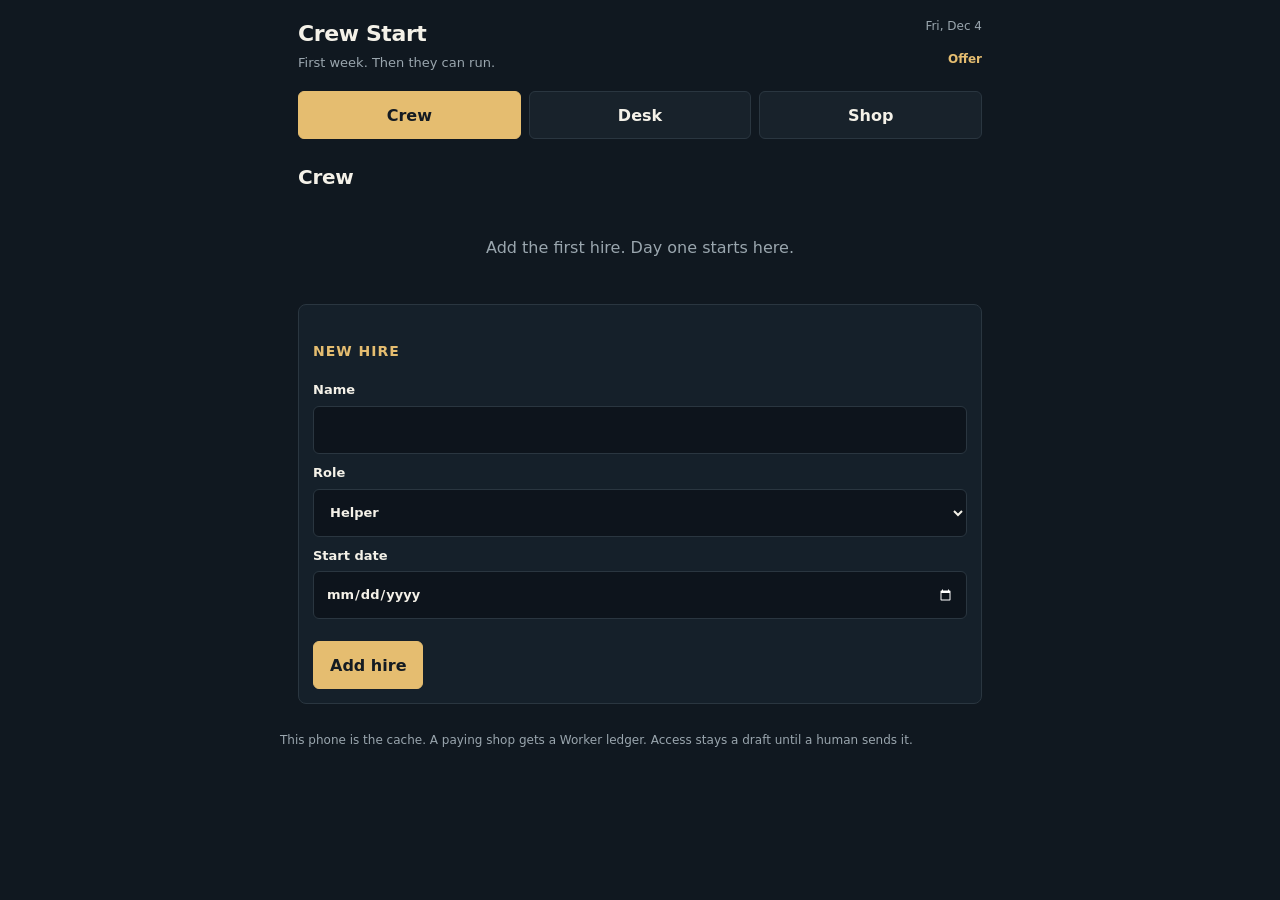
<file: index.html>
<!DOCTYPE html>
<html lang="en">
<head>
  <meta charset="utf-8" />
  <meta name="viewport" content="width=device-width, initial-scale=1, viewport-fit=cover" />
  <title>Crew Start</title>
  <meta name="description" content="First-week onboarding for a trade crew. Checklists, policy acks, draft access requests. A human still creates the accounts." />
  <meta name="theme-color" content="#101820" />
  <meta name="apple-mobile-web-app-capable" content="yes" />
  <meta name="apple-mobile-web-app-title" content="Crew Start" />
  <link rel="manifest" href="manifest.webmanifest" />
  <link rel="icon" href="data:image/svg+xml,%3Csvg xmlns='http://www.w3.org/2000/svg' viewBox='0 0 100 100'%3E%3Crect fill='%23101820' width='100' height='100'/%3E%3Ctext y='.78em' x='12' font-size='72'%3E%E2%9C%94%3C/text%3E%3C/svg%3E" />
  <link rel="stylesheet" href="styles.css?v=20260928-1" />
</head>
<body>
  <a class="skip" href="#view">Skip to checklist</a>
  <header class="top">
    <div>
      <p class="mark" id="shop-name">Crew Start</p>
      <p class="tag" id="shop-tag">First week. Then they can run.</p>
    </div>
    <div class="top-meta">
      <time id="bar-date"></time>
      <a class="sell-link" href="sell.html">Offer</a>
    </div>
  </header>

  <nav class="tabs" aria-label="Views">
    <button type="button" data-route="crew" aria-current="page">Crew</button>
    <button type="button" data-route="desk">Desk</button>
    <button type="button" data-route="settings">Shop</button>
  </nav>

  <main id="view"></main>
  <p class="cache-note">This phone is the cache. A paying shop gets a Worker ledger. Access stays a draft until a human sends it.</p>

  <script src="app.js?v=20260928-1"></script>
</body>
</html>
</file>
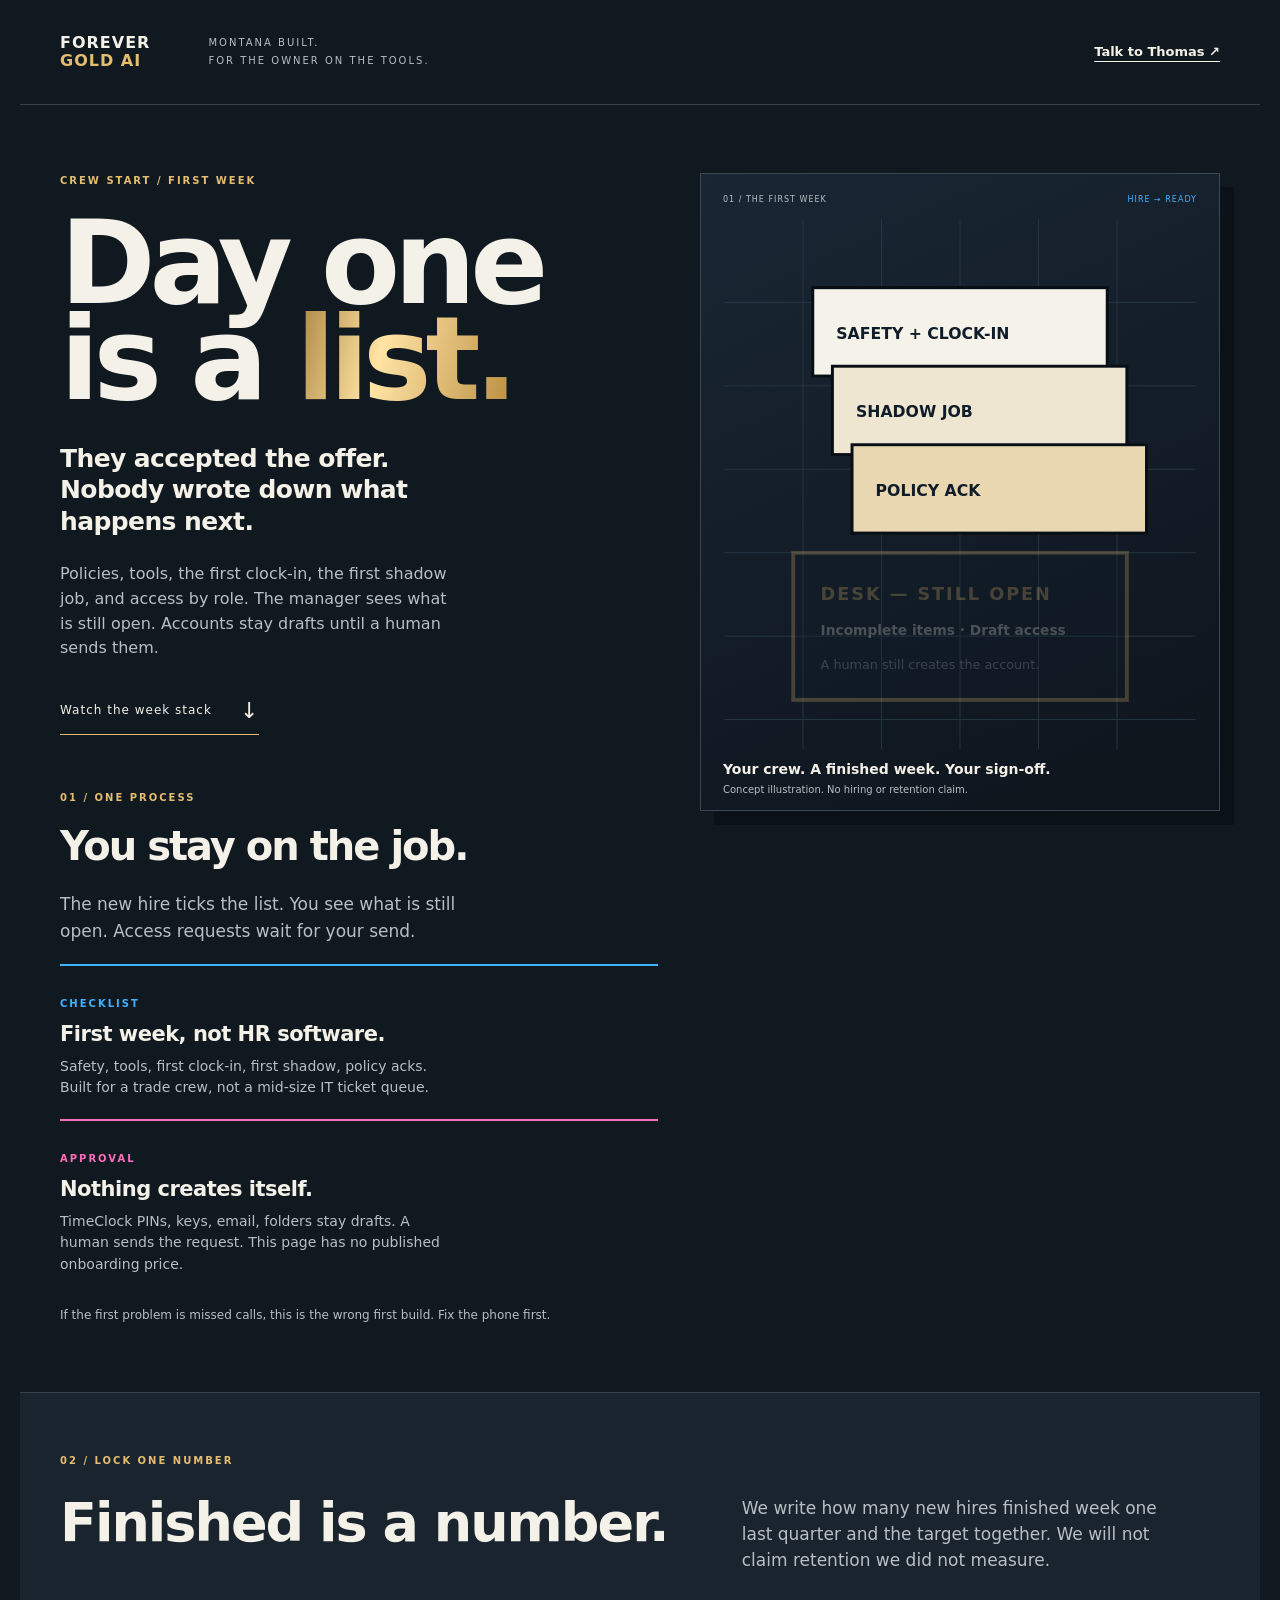
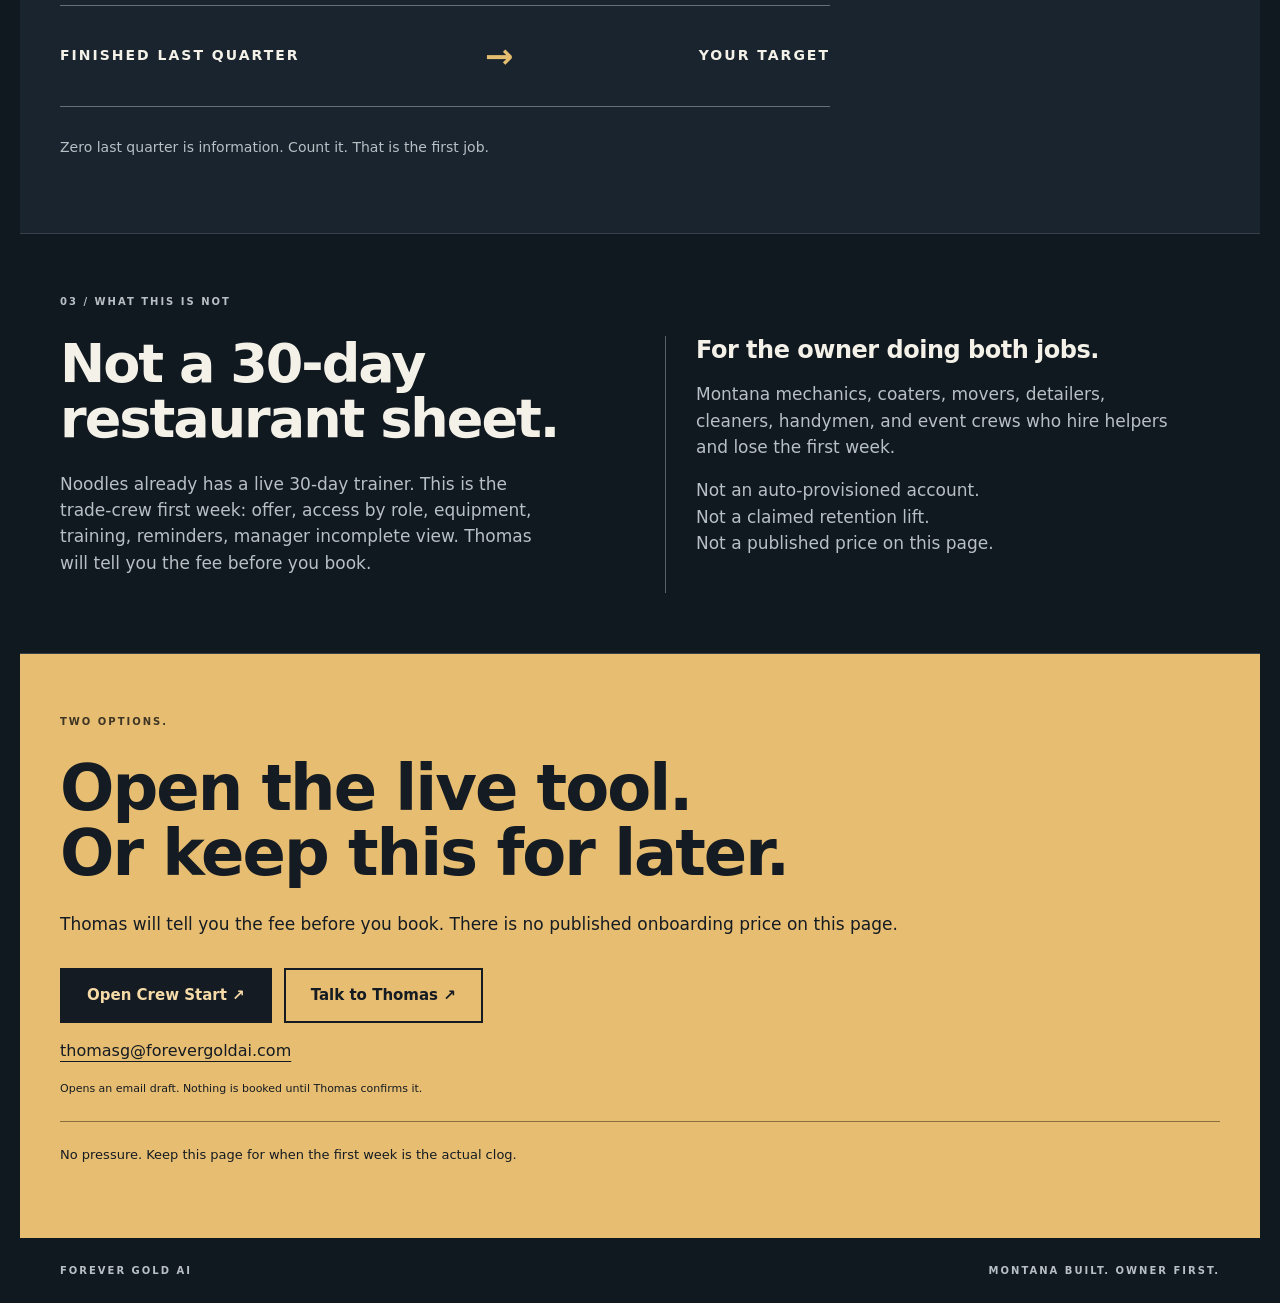
<file: sell.html>
<!doctype html>
<html lang="en">
<head>
<meta charset="utf-8">
<meta name="viewport" content="width=device-width,initial-scale=1">
<meta name="description" content="First-week onboarding for a trade crew. Forever Gold AI Crew Start. Price told before you book.">
<meta property="og:title" content="Day one is a list. | Forever Gold AI">
<meta property="og:description" content="Policies, tools, first job, draft access. A human still creates the accounts.">
<title>Day one is a list. | Forever Gold AI</title>
<link rel="stylesheet" href="sell.css?v=20260928-1">
</head>
<body id="top">
<a class="skip" href="#hour">Skip to the offer</a>
<header>
  <a href="#top" class="wordmark">FOREVER<br><span>GOLD AI</span></a>
  <span class="place">MONTANA BUILT.<br>FOR THE OWNER ON THE TOOLS.</span>
  <a href="#book" class="header-cta">Talk to Thomas ↗</a>
</header>
<main>
<div class="journey">
<section class="hero" id="hour">
  <div class="hero-copy">
    <p class="kicker">CREW START / FIRST WEEK</p>
    <h1>Day one<br>is a <span>list.</span></h1>
    <p class="lead">They accepted the offer.<br>Nobody wrote down what happens next.</p>
    <p>Policies, tools, the first clock-in, the first shadow job, and access by role. The manager sees what is still open. Accounts stay drafts until a human sends them.</p>
    <a class="text-link" href="#week">Watch the week stack <span>↓</span></a>
  </div>
  <div class="diagram" aria-label="First-week items stack into a complete week as you scroll. Illustration, not a measured result.">
    <div class="diagram-top"><span>01 / THE FIRST WEEK</span><span class="signal">HIRE → READY</span></div>
    <svg viewBox="0 0 480 540" role="img" aria-labelledby="week-title">
      <title id="week-title">Checklist cards stacking into one complete first week.</title>
      <g fill="none" stroke="#263744" stroke-width="1"><path d="M0 85H480M0 170H480M0 255H480M0 340H480M0 425H480M0 510H480M80 0V540M160 0V540M240 0V540M320 0V540M400 0V540"/></g>
      <g class="sheet s1" transform="translate(90 70)"><rect width="300" height="90" fill="#f5f2e9" stroke="#080e15" stroke-width="3"/><text x="24" y="52" fill="#101c29" font-family="system-ui,sans-serif" font-size="16" font-weight="800">SAFETY + CLOCK-IN</text></g>
      <g class="sheet s2" transform="translate(110 150)"><rect width="300" height="90" fill="#efe6d2" stroke="#080e15" stroke-width="3"/><text x="24" y="52" fill="#101c29" font-family="system-ui,sans-serif" font-size="16" font-weight="800">SHADOW JOB</text></g>
      <g class="sheet s3" transform="translate(130 230)"><rect width="300" height="90" fill="#e8d7b0" stroke="#080e15" stroke-width="3"/><text x="24" y="52" fill="#101c29" font-family="system-ui,sans-serif" font-size="16" font-weight="800">POLICY ACK</text></g>
      <g class="draft" transform="translate(70 340)"><rect width="340" height="150" fill="#111e2a" stroke="#e5bd70" stroke-width="4"/><text x="28" y="48" fill="#e5bd70" font-family="system-ui,sans-serif" font-size="18" font-weight="800" letter-spacing="2">DESK — STILL OPEN</text><text x="28" y="84" fill="#f5f2e9" font-family="system-ui,sans-serif" font-size="14" font-weight="700">Incomplete items · Draft access</text><text x="28" y="118" fill="#b8bfc5" font-family="system-ui,sans-serif" font-size="13">A human still creates the account.</text></g>
    </svg>
    <p class="diagram-caption">Your crew. A finished week. Your sign-off.</p>
    <p class="diagram-note">Concept illustration. No hiring or retention claim.</p>
  </div>
</section>
<section class="pipe-section" id="week">
  <p class="kicker">01 / ONE PROCESS</p>
  <div class="section-title">
    <h2>You stay on the job.</h2>
    <p>The new hire ticks the list. You see what is still open. Access requests wait for your send.</p>
  </div>
  <div class="two-columns">
    <article><span class="tag blue">CHECKLIST</span><h3>First week, not HR software.</h3><p>Safety, tools, first clock-in, first shadow, policy acks. Built for a trade crew, not a mid-size IT ticket queue.</p></article>
    <article><span class="tag pink">APPROVAL</span><h3>Nothing creates itself.</h3><p>TimeClock PINs, keys, email, folders stay drafts. A human sends the request. This page has no published onboarding price.</p></article>
  </div>
  <p class="plain-note">If the first problem is missed calls, this is the wrong first build. Fix the phone first.</p>
</section>
</div>
<section class="number-section" id="number">
  <p class="kicker">02 / LOCK ONE NUMBER</p>
  <div class="section-title">
    <h2>Finished is a number.</h2>
    <p>We write how many new hires finished week one last quarter and the target together. We will not claim retention we did not measure.</p>
  </div>
  <div class="measure"><span>FINISHED LAST QUARTER</span><b aria-hidden="true">→</b><span>YOUR TARGET</span></div>
  <p class="plain-note">Zero last quarter is information. Count it. That is the first job.</p>
</section>
<section class="leave-section" id="leave">
  <p class="kicker">03 / WHAT THIS IS NOT</p>
  <div class="two-columns">
    <div>
      <h2>Not a 30-day<br>restaurant sheet.</h2>
      <p>Noodles already has a live 30-day trainer. This is the trade-crew first week: offer, access by role, equipment, training, reminders, manager incomplete view. Thomas will tell you the fee before you book.</p>
    </div>
    <div class="includes">
      <h3>For the owner doing both jobs.</h3>
      <p>Montana mechanics, coaters, movers, detailers, cleaners, handymen, and event crews who hire helpers and lose the first week.</p>
      <p>Not an auto-provisioned account.<br>Not a claimed retention lift.<br>Not a published price on this page.</p>
    </div>
  </div>
</section>
<section class="book-section" id="book">
  <p class="kicker">TWO OPTIONS.</p>
  <h2>Open the live tool.<br>Or keep this for later.</h2>
  <p>Thomas will tell you the fee before you book. There is no published onboarding price on this page.</p>
  <div class="cta-row">
    <a class="button gold" href="./">Open Crew Start ↗</a>
    <a class="button outline" href="mailto:thomasg@forevergoldai.com?subject=Crew%20Start">Talk to Thomas ↗</a>
  </div>
  <p class="contact"><a href="mailto:thomasg@forevergoldai.com">thomasg@forevergoldai.com</a></p>
  <p class="small">Opens an email draft. Nothing is booked until Thomas confirms it.</p>
  <div id="not-now" tabindex="-1"><p>No pressure. Keep this page for when the first week is the actual clog.</p></div>
</section>
</main>
<footer><span>FOREVER GOLD AI</span><span>MONTANA BUILT. OWNER FIRST.</span></footer>
<script>
(() => {
  const motion = matchMedia('(prefers-reduced-motion: reduce)');
  const update = () => {
    const week = document.getElementById('week');
    const end = Math.max(1, week.offsetTop + week.offsetHeight - innerHeight * .7);
    const progress = Math.max(0, Math.min(1, scrollY / end));
    document.documentElement.style.setProperty('--stack', motion.matches ? '0' : String(1 - progress));
    document.documentElement.style.setProperty('--draft', motion.matches ? '1' : String(progress));
  };
  addEventListener('scroll', update, {passive:true});
  addEventListener('resize', update); addEventListener('pageshow', update);
  motion.addEventListener('change', update); update();
})();
</script>
</body>
</html>
</file>
<file: styles.css>
:root {
  --paper: #f4f1e8;
  --muted: #9aa6ae;
  --gold: #e5bd70;
  --ink: #101820;
  --line: #2a3640;
  --ok: #7dcea0;
  --warn: #f0b36a;
  color-scheme: dark;
}
* { box-sizing: border-box; }
html, body { margin: 0; min-height: 100%; background: var(--ink); color: var(--paper); font: 16px/1.45 system-ui, -apple-system, "Segoe UI", sans-serif; }
button, input, select, textarea { font: inherit; color: inherit; }
button, input, select, textarea, a { min-height: 48px; }
button, a, input, select, textarea { -webkit-tap-highlight-color: transparent; }
button {
  border: 1px solid var(--line);
  background: #18222b;
  color: var(--paper);
  font-weight: 750;
  padding: 10px 16px;
  border-radius: 6px;
  cursor: pointer;
}
button:disabled { opacity: .45; cursor: default; }
button.gold { background: var(--gold); color: #141b22; border-color: var(--gold); }
button.ghost { background: transparent; }
:focus-visible { outline: 3px solid #42b1ff; outline-offset: 3px; }
.skip { position: absolute; left: 12px; top: -80px; background: var(--gold); color: #111; padding: 10px 14px; z-index: 4; }
.skip:focus { top: 10px; }
.top { display: flex; justify-content: space-between; gap: 16px; align-items: flex-start; padding: 18px 18px 8px; }
.mark { margin: 0; font-size: 22px; font-weight: 850; letter-spacing: -0.4px; }
.tag, .cache-note, .top-meta time { color: var(--muted); }
.tag { margin: 4px 0 0; font-size: 13px; }
.top-meta { text-align: right; font-size: 12px; }
.top-meta time { display: block; }
.sell-link { color: var(--gold); font-weight: 750; text-decoration: none; display: inline-flex; align-items: center; }
.tabs { display: flex; gap: 8px; padding: 0 18px 8px; }
.tabs button { flex: 1; }
.tabs button[aria-current="page"] { background: var(--gold); color: #141b22; border-color: var(--gold); }
#view { padding: 8px 18px 28px; max-width: 720px; }
.cache-note { margin: 0 18px 28px; font-size: 12px; max-width: 720px; }
h2 { font-size: 20px; margin: 8px 0 12px; letter-spacing: -0.3px; }
h3 { font-size: 14px; letter-spacing: 1px; text-transform: uppercase; color: var(--gold); margin: 22px 0 10px; }
.stack { display: grid; gap: 10px; }
.card {
  border: 1px solid var(--line);
  background: #15202a;
  border-radius: 8px;
  padding: 14px;
}
.card h4 { margin: 0 0 4px; font-size: 17px; }
.card p, .help { margin: 0; color: var(--muted); font-size: 14px; }
.row { display: flex; gap: 8px; align-items: center; justify-content: space-between; }
.meta { font-size: 12px; color: var(--muted); }
.done { color: var(--ok); font-weight: 750; }
.open { color: var(--warn); font-weight: 750; }
.task { display: grid; grid-template-columns: 28px 1fr; gap: 10px; align-items: start; }
.task input { width: 22px; height: 22px; margin-top: 4px; min-height: 22px; }
label.field { display: grid; gap: 6px; font-size: 13px; font-weight: 700; }
input, select, textarea {
  width: 100%;
  border: 1px solid var(--line);
  background: #0d141c;
  border-radius: 6px;
  padding: 12px;
}
textarea { min-height: 96px; resize: vertical; }
.actions { display: flex; flex-wrap: wrap; gap: 8px; margin-top: 12px; }
.empty { padding: 28px 8px; text-align: center; color: var(--muted); }
.banner { border: 1px solid var(--warn); color: var(--warn); padding: 12px; border-radius: 6px; font-size: 14px; }
.draft-tag { display: inline-block; font-size: 11px; letter-spacing: 1px; font-weight: 800; color: var(--gold); border: 1px solid var(--gold); padding: 2px 7px; margin-bottom: 6px; }
.pin { letter-spacing: 8px; font-size: 22px; text-align: center; }
@media (min-width: 720px) {
  .top, .tabs, #view, .cache-note { max-width: 720px; margin-left: auto; margin-right: auto; }
}
</file>
<file: sell.css>
:root{--paper:#f4f1e8;--muted:#b8bfc5;--gold:#e5bd70;--blue:#42b1ff;--pink:#ff6dbb;--stack:1;--draft:0;color-scheme:dark}*{box-sizing:border-box}html{scroll-behavior:smooth;scroll-padding-top:20px}body{margin:0;background:#101820;color:var(--paper);font:17px/1.55 system-ui,-apple-system,BlinkMacSystemFont,"Segoe UI",sans-serif}a{color:inherit;text-underline-offset:5px}a:focus-visible,[tabindex]:focus-visible{outline:3px solid var(--blue);outline-offset:6px}.skip{position:absolute;left:16px;top:-100px;background:var(--gold);color:#111;padding:12px;z-index:10}.skip:focus{top:10px}header,main,footer{max-width:1240px;margin:auto}header{display:flex;align-items:center;justify-content:space-between;gap:24px;padding:28px 40px;border-bottom:1px solid #35404a}.wordmark{font-size:16px;font-weight:900;line-height:1.1;letter-spacing:1px;text-decoration:none}.wordmark span{color:var(--gold)}.place{font-size:10px;letter-spacing:2px;line-height:1.8;margin-right:auto;margin-left:34px;color:var(--muted)}.header-cta{font-size:13px;font-weight:750;padding:14px 0}.hero{display:grid;grid-template-columns:1.15fr 1fr;gap:30px;padding:68px 40px 56px;align-items:start}.kicker{font-size:10px;letter-spacing:2px;font-weight:750;color:var(--gold);margin:0 0 26px}h1{font-size:clamp(72px,9vw,128px);font-weight:900;line-height:.84;letter-spacing:-6px;margin:0 0 35px}h1 span{color:var(--gold);background:linear-gradient(105deg,#a9813c,#ffe4a4 40%,#b88b3e);background-clip:text;-webkit-background-clip:text;-webkit-text-fill-color:transparent}.lead{font-size:25px;line-height:1.25;font-weight:700;letter-spacing:-.6px}.hero-copy>p:not(.kicker){max-width:390px}.hero-copy>p:not(.lead):not(.kicker){color:var(--muted);font-size:16px}.text-link{display:inline-flex;align-items:center;gap:28px;min-height:48px;font-size:12px;letter-spacing:1px;text-decoration:none;border-bottom:1px solid var(--gold);margin-top:10px}.text-link span{font-size:22px}.diagram{border:1px solid #3b4651;background:linear-gradient(155deg,#192633,#0d141c);padding:20px 22px 12px;position:sticky;top:24px;box-shadow:14px 14px 0 #0a1117}.diagram-top{display:flex;justify-content:space-between;font-size:8px;letter-spacing:1px;color:var(--muted);gap:10px}.signal{color:var(--blue)}.diagram svg{width:100%;display:block;max-height:530px;margin-top:12px}.sheet{transform-origin:240px 200px;opacity:calc(.35 + var(--stack) * .65)}.s1{transform:translate(90px, calc(70px + (1 - var(--stack)) * 90px))}.s2{transform:translate(110px, calc(150px + (1 - var(--stack)) * 50px))}.s3{transform:translate(130px, calc(230px + (1 - var(--stack)) * 20px))}.draft{opacity:calc(.25 + var(--draft) * .75)}.diagram-caption{font-size:14px;font-weight:700;margin:10px 0 2px}.diagram-note{font-size:10px;color:var(--muted);margin:0}.pipe-section,.number-section,.leave-section,.book-section{padding:60px 40px;border-top:1px solid #35404a}.section-title{display:grid;grid-template-columns:1.3fr 1fr;gap:60px;align-items:start;margin-bottom:30px}h2{font-size:clamp(34px,4.5vw,54px);letter-spacing:-2px;line-height:1.02;margin:0 0 25px;font-weight:850}h3{font-size:24px;line-height:1.2;letter-spacing:-.5px;margin:15px 0}.section-title p{margin:0;max-width:420px;color:var(--muted)}.two-columns{display:grid;grid-template-columns:1fr 1fr;gap:50px}.two-columns article{border-top:2px solid #66727b;padding:22px 0 0}.two-columns article:first-child{border-color:var(--blue)}.two-columns article:last-child{border-color:var(--pink)}.tag{font-size:10px;letter-spacing:2px;font-weight:800}.blue{color:var(--blue)}.pink{color:var(--pink)}.two-columns article p{color:var(--muted);max-width:380px}.plain-note{font-size:14px;max-width:680px;margin-top:30px;color:var(--muted)}.number-section{background:#19242e}.measure{display:flex;gap:25px;justify-content:space-between;align-items:center;border-top:1px solid #62707b;border-bottom:1px solid #62707b;padding:24px 0;max-width:770px}.measure span{font-size:14px;font-weight:800;letter-spacing:2px}.measure b{color:var(--gold);font-size:34px}.leave-section p{color:var(--muted);max-width:490px}.includes{padding-left:30px;border-left:1px solid #56616b}.includes h3{margin-top:0}.book-section{background:#e7bd71;color:#141b22}.book-section .kicker{color:#3e3525}.book-section h2{font-size:clamp(38px,5vw,64px);max-width:850px}.cta-row{display:flex;gap:12px;flex-wrap:wrap;margin-top:30px}.button{display:inline-flex;align-items:center;justify-content:center;min-height:54px;padding:14px 25px;font-size:15px;font-weight:800;text-decoration:none;border:2px solid #141b22}.gold{background:#141b22;color:#f6dba8}.outline{background:transparent}.contact{font-size:16px;overflow-wrap:anywhere}.small{font-size:11px}#not-now{margin-top:24px;border-top:1px solid #89703f;padding-top:10px;font-size:13px}#not-now:target{outline:2px solid #141b22;outline-offset:8px}footer{display:flex;justify-content:space-between;gap:24px;font-size:10px;font-weight:800;letter-spacing:2px;padding:25px 40px;color:var(--muted)}
@media(min-width:1000px){.journey{display:grid;grid-template-columns:1.15fr 1fr;gap:0 42px;padding:68px 40px 56px}.hero{display:contents}.hero-copy{grid-column:1;grid-row:1}.diagram{grid-column:2;grid-row:1 / span 2;align-self:start;position:sticky;top:24px;margin:0;z-index:1}.pipe-section{grid-column:1;grid-row:2;padding:55px 0 0;border-top:0}.pipe-section .section-title,.pipe-section .two-columns{display:block}.pipe-section .section-title{margin-bottom:20px}.pipe-section h2{font-size:40px}.pipe-section article{margin-top:20px}.pipe-section article h3{font-size:21px;margin:8px 0}.pipe-section article p{font-size:14px;margin:8px 0}.pipe-section .plain-note{font-size:12px}.pipe-section .kicker{margin-bottom:20px}}
@media(max-width:700px){header{padding:22px;gap:16px}.place{display:none}.header-cta{font-size:12px}.hero{display:block;padding:44px 24px}.hero h1{font-size:72px;letter-spacing:-4px}.hero-copy>p:not(.kicker){max-width:320px}.diagram{position:relative;top:auto;margin-top:35px;padding:18px;box-shadow:7px 7px 0 #0a1117}.diagram svg{max-height:400px}.pipe-section,.number-section,.leave-section,.book-section{padding:42px 24px}.section-title,.two-columns{display:block}.section-title{margin-bottom:24px}.includes{margin-top:30px;padding-left:0;border-left:0;border-top:1px solid #56616b;padding-top:24px}.measure{gap:10px}.measure span{font-size:10px}.cta-row .button{width:100%}footer{padding:24px;display:block}footer span{display:block;margin:7px 0}}
@media(prefers-reduced-motion:reduce){html{scroll-behavior:auto}.sheet,.draft{opacity:1}.s1{transform:translate(90px,70px)}.s2{transform:translate(110px,150px)}.s3{transform:translate(130px,230px)}}
@media print{@page{size:letter;margin:12mm}html{scroll-behavior:auto}body{background:#fff;color:#111;font:9pt/1.3 Arial,sans-serif}header{padding:0 0 10pt;border-color:#aaa}.wordmark{font-size:12pt}.wordmark span{color:#111}.place{display:block;font-size:7pt;color:#333;margin-left:15pt}.header-cta,.skip,.diagram,.text-link{display:none}main,header,footer{max-width:none}.hero{display:block;padding:12pt 0}.kicker{color:#333!important;font-size:7pt}h1,.hero h1{font-size:28pt;letter-spacing:-1pt;line-height:1}h1 span{background:none;-webkit-text-fill-color:#111;color:#111}.lead{font-size:13pt}.hero-copy>p:not(.kicker){max-width:none;font-size:9pt!important;color:#111!important}.pipe-section,.number-section,.leave-section,.book-section{padding:10pt 0;background:none;border-top:1pt solid #aaa;color:#111;break-inside:avoid}h2,.book-section h2{font-size:18pt}.two-columns{display:grid;grid-template-columns:1fr 1fr;gap:20pt}.tag,.two-columns p,.plain-note,.leave-section p,.section-title p{color:#111;font-size:9pt}.measure{display:none}.button{min-height:0;padding:4pt 9pt;font-size:9pt;color:#111;border:1pt solid #111;background:none}.small,#not-now{display:none}footer{padding:8pt 0 0;color:#111;font-size:7pt}}
</file>
